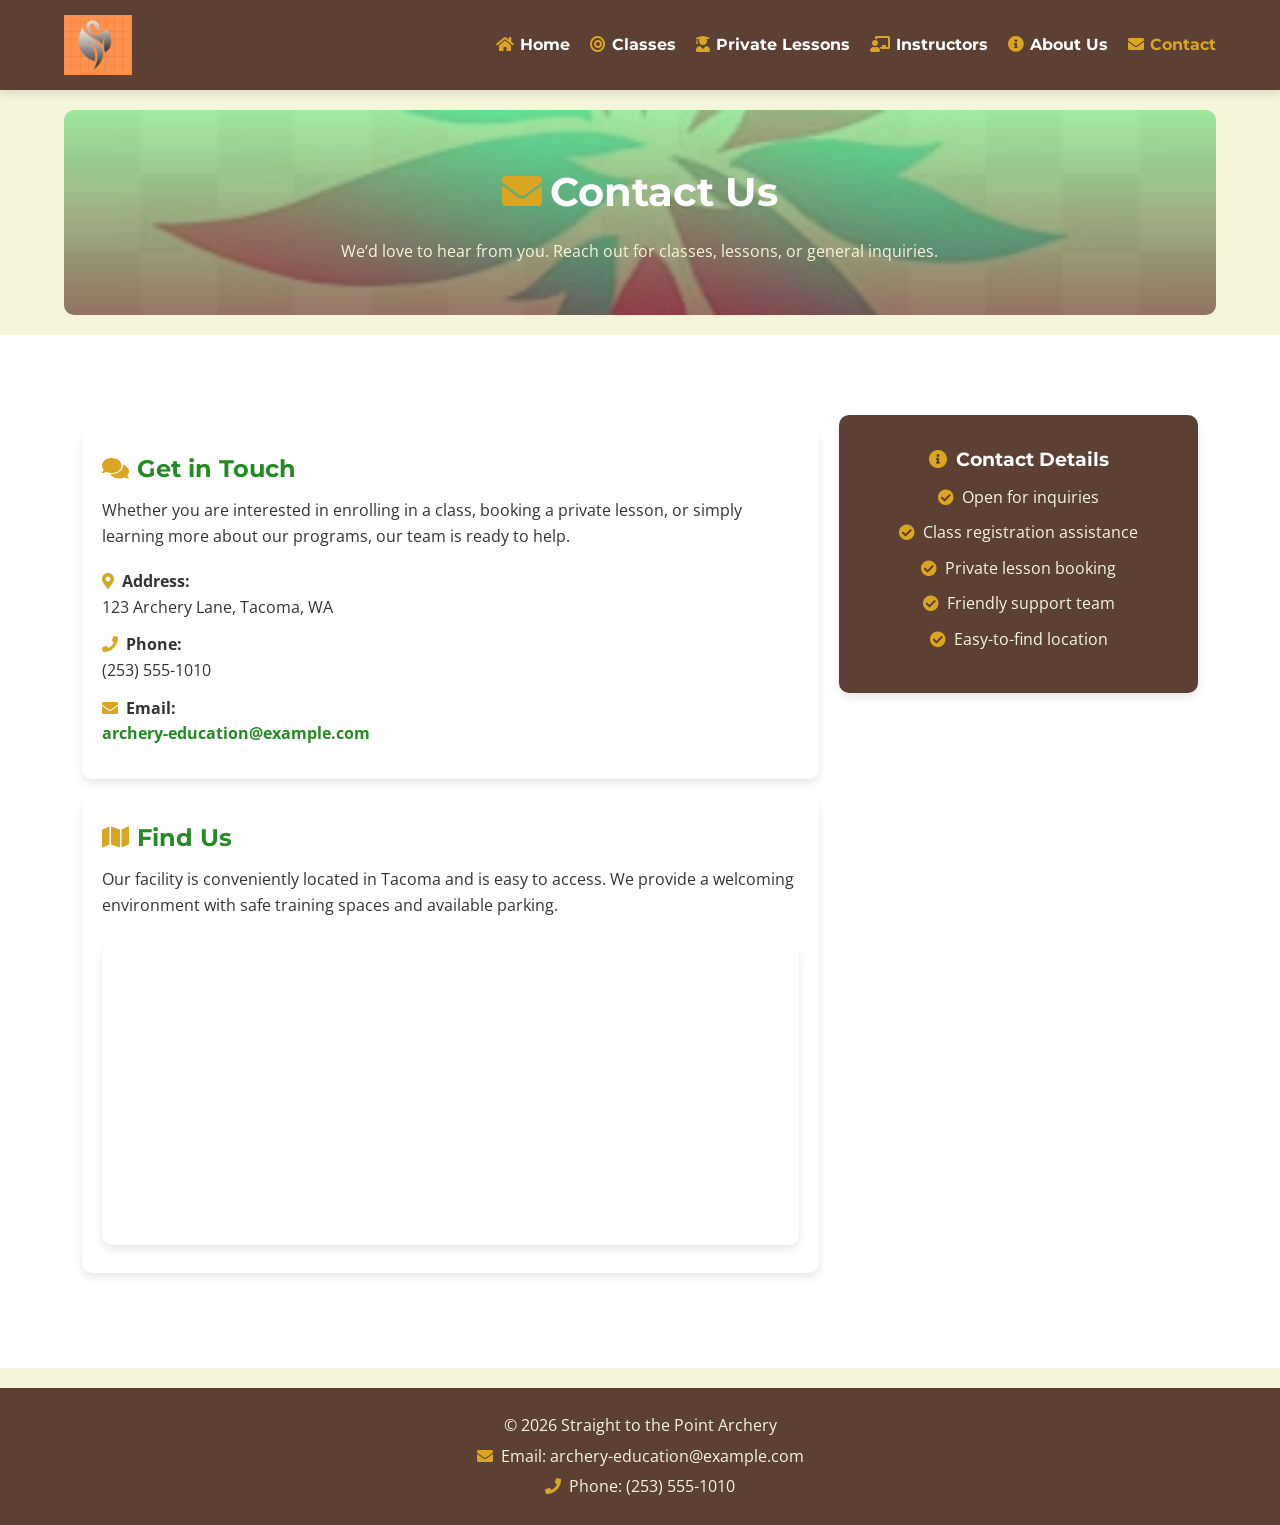
<file: contact.html>
<!DOCTYPE html>
<html lang="en">
<head>
    <meta charset="UTF-8">
    <meta name="viewport" content="width=device-width, initial-scale=1.0">
    <title>Contact - Straight to the Point Archery</title>

    <!-- CSS -->
    <link rel="stylesheet" href="css/styles.css">

    <!-- FONT AWESOME -->
    <link rel="stylesheet" href="https://cdnjs.cloudflare.com/ajax/libs/font-awesome/5.15.3/css/all.min.css">

    <!-- GOOGLE FONTS -->
    <link href="https://fonts.googleapis.com/css2?family=Montserrat:wght@700&family=Open+Sans:wght@400;700&display=swap" rel="stylesheet">
</head>
<body>

    <!-- SKIP LINK -->
    <a href="#main-content" class="skip-link">Skip to main content</a>

    <!-- HEADER -->
    <header>
        <div class="container">
            <div class="logo">
                <img src="images/logo.png" alt="Straight to the Point Archery Logo" loading="lazy">
            </div>

            <nav>
                <ul>
                    <li><a href="index.html"><i class="fas fa-home"></i>Home</a></li>
                    <li><a href="classes.html"><i class="fas fa-bullseye"></i>Classes</a></li>
                    <li><a href="lessons.html"><i class="fas fa-user-graduate"></i>Private Lessons</a></li>
                    <li><a href="instructors.html"><i class="fas fa-chalkboard-teacher"></i>Instructors</a></li>
                    <li><a href="about.html"><i class="fas fa-info-circle"></i>About Us</a></li>
                    <li><a href="contact.html" class="active"><i class="fas fa-envelope"></i>Contact</a></li>
                </ul>
            </nav>
        </div>
    </header>

    <main id="main-content">

        <!-- PAGE HEADER -->
        <section class="page-header">
            <div class="container">
                <h1><i class="fas fa-envelope"></i>Contact Us</h1>
                <p>We’d love to hear from you. Reach out for classes, lessons, or general inquiries.</p>
            </div>
        </section>

        <!-- CONTACT CONTENT -->
        <section>
            <div class="container">
                <div class="main-content">

                    <div>
                        <article class="class-card">
                            <h2><i class="fas fa-comments"></i>Get in Touch</h2>
                            <p>
                                Whether you are interested in enrolling in a class, booking a private lesson,
                                or simply learning more about our programs, our team is ready to help.
                            </p>

                            <address style="font-style: normal; margin-top: 20px;">
                                <p>
                                    <strong><i class="fas fa-map-marker-alt"></i>Address:</strong><br>
                                    123 Archery Lane, Tacoma, WA
                                </p>
                                <p>
                                    <strong><i class="fas fa-phone"></i>Phone:</strong><br>
                                    (253) 555-1010
                                </p>
                                <p>
                                    <strong><i class="fas fa-envelope"></i>Email:</strong><br>
                                    <a href="mailto:archery-education@example.com">
                                        archery-education@example.com
                                    </a>
                                </p>
                            </address>
                        </article>

                        <article class="class-card">
                            <h2><i class="fas fa-map"></i>Find Us</h2>
                            <p>
                                Our facility is conveniently located in Tacoma and is easy to access.
                                We provide a welcoming environment with safe training spaces and available parking.
                            </p>

                            <iframe 
                                src="https://www.google.com/maps?q=Tacoma,+WA&output=embed"
                                width="100%" 
                                height="300" 
                                style="border:0; border-radius:10px;" 
                                allowfullscreen="" 
                                loading="lazy">
                            </iframe>
                        </article>
                    </div>

                    <aside>
                        <h3><i class="fas fa-info-circle"></i>Contact Details</h3>
                        <p><i class="fas fa-check-circle"></i>Open for inquiries</p>
                        <p><i class="fas fa-check-circle"></i>Class registration assistance</p>
                        <p><i class="fas fa-check-circle"></i>Private lesson booking</p>
                        <p><i class="fas fa-check-circle"></i>Friendly support team</p>
                        <p><i class="fas fa-check-circle"></i>Easy-to-find location</p>
                    </aside>

                </div>
            </div>
        </section>

    </main>

    <!-- FOOTER -->
    <footer>
        <div class="container">
            <p>&copy; 2026 Straight to the Point Archery</p>
            <p><i class="fas fa-envelope"></i>Email: archery-education@example.com</p>
            <p><i class="fas fa-phone"></i>Phone: (253) 555-1010</p>
        </div>
    </footer>

</body>
</html>
</file>
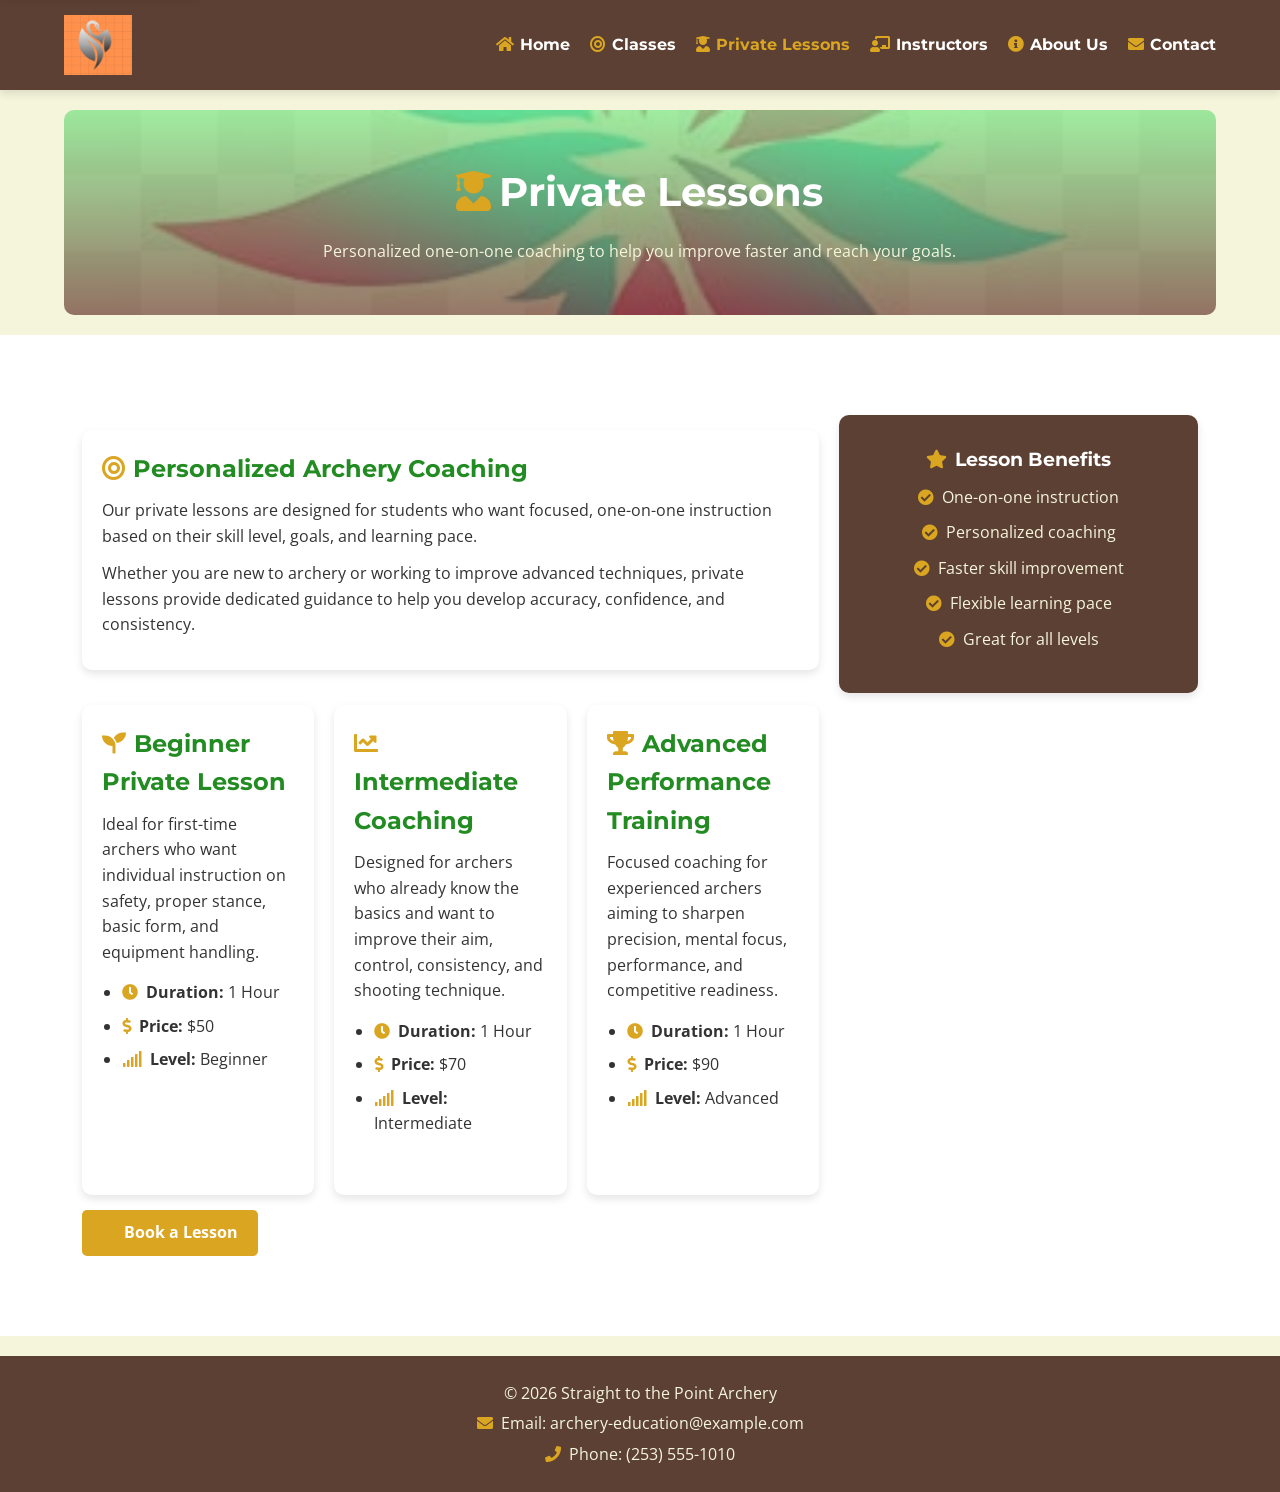
<file: lessons.html>
<!DOCTYPE html>
<html lang="en">
<head>
    <meta charset="UTF-8">
    <meta name="viewport" content="width=device-width, initial-scale=1.0">
    <title>Private Lessons - Straight to the Point Archery</title>

    <!-- CSS -->
    <link rel="stylesheet" href="css/styles.css">

    <!-- FONT AWESOME -->
    <link rel="stylesheet" href="https://cdnjs.cloudflare.com/ajax/libs/font-awesome/5.15.3/css/all.min.css">

    <!-- GOOGLE FONTS -->
    <link href="https://fonts.googleapis.com/css2?family=Montserrat:wght@700&family=Open+Sans:wght@400;700&display=swap" rel="stylesheet">
</head>
<body>

    <!-- SKIP LINK -->
    <a href="#main-content" class="skip-link">Skip to main content</a>

    <!-- HEADER -->
    <header>
        <div class="container">
            <div class="logo">
                <img src="images/logo.png" alt="Straight to the Point Archery Logo" loading="lazy">
            </div>

            <nav>
                <ul>
                    <li><a href="index.html"><i class="fas fa-home"></i>Home</a></li>
                    <li><a href="classes.html"><i class="fas fa-bullseye"></i>Classes</a></li>
                    <li><a href="lessons.html" class="active"><i class="fas fa-user-graduate"></i>Private Lessons</a></li>
                    <li><a href="instructors.html"><i class="fas fa-chalkboard-teacher"></i>Instructors</a></li>
                    <li><a href="about.html"><i class="fas fa-info-circle"></i>About Us</a></li>
                    <li><a href="contact.html"><i class="fas fa-envelope"></i>Contact</a></li>
                </ul>
            </nav>
        </div>
    </header>

    <main id="main-content">

        <!-- PAGE HEADER -->
        <section class="page-header">
            <div class="container">
                <h1><i class="fas fa-user-graduate"></i>Private Lessons</h1>
                <p>Personalized one-on-one coaching to help you improve faster and reach your goals.</p>
            </div>
        </section>

        <!-- LESSON CONTENT -->
        <section>
            <div class="container">
                <div class="main-content">

                    <div>
                        <article class="class-card">
                            <h2><i class="fas fa-bullseye"></i>Personalized Archery Coaching</h2>
                            <p>
                                Our private lessons are designed for students who want focused, one-on-one instruction
                                based on their skill level, goals, and learning pace.
                            </p>
                            <p>
                                Whether you are new to archery or working to improve advanced techniques, private lessons
                                provide dedicated guidance to help you develop accuracy, confidence, and consistency.
                            </p>
                        </article>

                        <div class="classes">

                            <article class="class-card">
                                <h2><i class="fas fa-seedling"></i>Beginner Private Lesson</h2>
                                <p>
                                    Ideal for first-time archers who want individual instruction on safety, proper stance,
                                    basic form, and equipment handling.
                                </p>
                                <ul>
                                    <li><strong><i class="fas fa-clock"></i>Duration:</strong> 1 Hour</li>
                                    <li><strong><i class="fas fa-dollar-sign"></i>Price:</strong> $50</li>
                                    <li><strong><i class="fas fa-signal"></i>Level:</strong> Beginner</li>
                                </ul>
                            </article>

                            <article class="class-card">
                                <h2><i class="fas fa-chart-line"></i>Intermediate Coaching</h2>
                                <p>
                                    Designed for archers who already know the basics and want to improve their aim,
                                    control, consistency, and shooting technique.
                                </p>
                                <ul>
                                    <li><strong><i class="fas fa-clock"></i>Duration:</strong> 1 Hour</li>
                                    <li><strong><i class="fas fa-dollar-sign"></i>Price:</strong> $70</li>
                                    <li><strong><i class="fas fa-signal"></i>Level:</strong> Intermediate</li>
                                </ul>
                            </article>

                            <article class="class-card">
                                <h2><i class="fas fa-trophy"></i>Advanced Performance Training</h2>
                                <p>
                                    Focused coaching for experienced archers aiming to sharpen precision, mental focus,
                                    performance, and competitive readiness.
                                </p>
                                <ul>
                                    <li><strong><i class="fas fa-clock"></i>Duration:</strong> 1 Hour</li>
                                    <li><strong><i class="fas fa-dollar-sign"></i>Price:</strong> $90</li>
                                    <li><strong><i class="fas fa-signal"></i>Level:</strong> Advanced</li>
                                </ul>
                            </article>

                        </div>

                        <div style="margin-top: 30px; text-align: left;">
                            <a href="contact.html" class="btn">
                                <i class="fas fa-calendar-check"></i>Book a Lesson
                            </a>
                        </div>
                    </div>

                    <aside>
                        <h3><i class="fas fa-star"></i>Lesson Benefits</h3>
                        <p><i class="fas fa-check-circle"></i>One-on-one instruction</p>
                        <p><i class="fas fa-check-circle"></i>Personalized coaching</p>
                        <p><i class="fas fa-check-circle"></i>Faster skill improvement</p>
                        <p><i class="fas fa-check-circle"></i>Flexible learning pace</p>
                        <p><i class="fas fa-check-circle"></i>Great for all levels</p>
                    </aside>

                </div>
            </div>
        </section>

    </main>

    <!-- FOOTER -->
    <footer>
        <div class="container">
            <p>&copy; 2026 Straight to the Point Archery</p>
            <p><i class="fas fa-envelope"></i>Email: archery-education@example.com</p>
            <p><i class="fas fa-phone"></i>Phone: (253) 555-1010</p>
        </div>
    </footer>

</body>
</html>
</file>
<file: css/styles.css>
/* =========================
   COLOR VARIABLES
========================= */
:root {
    --forest-green: #228B22;
    --deep-brown: #5C4033;
    --gold-accent: #DAA520;
    --cream-white: #F5F5DC;
    --dark-text: #333333;
    --white: #ffffff;
    --shadow: 0 4px 8px rgba(0, 0, 0, 0.1);
    --radius: 10px;
    --transition: 0.3s ease;
}

/* =========================
   RESET
========================= */
* {
    margin: 0;
    padding: 0;
    box-sizing: border-box;
}

/* =========================
   BODY
========================= */
body {
    font-family: 'Open Sans', sans-serif;
    background-color: var(--cream-white);
    color: var(--dark-text);
    line-height: 1.6;
}

/* =========================
   ACCESSIBILITY - SKIP LINK
========================= */
.skip-link {
    position: absolute;
    top: -50px;
    left: 0;
    background-color: var(--white);
    color: var(--dark-text);
    padding: 10px 16px;
    z-index: 9999;
    text-decoration: none;
    font-weight: bold;
    border-radius: 0 0 6px 0;
    box-shadow: var(--shadow);
    transition: top 0.3s ease;
}

.skip-link:focus {
    top: 0;
}

/* =========================
   TYPOGRAPHY
========================= */
h1, h2, h3, h4, h5, h6 {
    font-family: 'Montserrat', sans-serif;
    font-weight: 700;
}

p {
    font-size: 1em;
    line-height: 1.6;
}

/* =========================
   LAYOUT HELPERS
========================= */
.container {
    width: 90%;
    max-width: 1200px;
    margin: 0 auto;
}

/* =========================
   IMAGES
========================= */
img {
    max-width: 100%;
    height: auto;
    display: block;
}

/* =========================
   HEADER
========================= */
header {
    background-color: var(--deep-brown);
    color: var(--white);
    padding: 15px 0;
    box-shadow: var(--shadow);
}

header .container {
    display: flex;
    justify-content: space-between;
    align-items: center;
    gap: 20px;
}

.logo img {
    height: 60px;
    width: auto;
}

/* =========================
   NAVIGATION
========================= */
nav ul {
    list-style: none;
    display: flex;
    align-items: center;
    justify-content: flex-end;
    gap: 20px;
    flex-wrap: wrap;
}

nav a {
    color: var(--white);
    text-decoration: none;
    font-family: 'Montserrat', sans-serif;
    font-weight: bold;
    transition: color var(--transition);
}

nav a:hover,
nav a.active,
nav a:focus,
nav a:focus-visible {
    color: var(--gold-accent);
}

nav a i {
    margin-right: 6px;
}

nav a:hover i,
nav a:focus i,
nav a:focus-visible i {
    transform: scale(1.1);
}

i {
    margin-right: 8px;
    transition: transform 0.3s ease;
}

/* =========================
   ICON STYLES
========================= */
.fa-phone,
.fa-envelope,
.fa-map-marker-alt,
.fa-check-circle,
.fa-star,
.fa-info-circle,
.fa-bullseye,
.fa-history,
.fa-warehouse,
.fa-handshake,
.fa-users,
.fa-home,
.fa-user-graduate,
.fa-chalkboard-teacher,
.fa-calendar-alt,
.fa-calendar-check,
.fa-comments,
.fa-map,
.fa-search,
.fa-lightbulb,
.fa-paper-plane,
.fa-arrow-right,
.fa-clock,
.fa-dollar-sign,
.fa-signal,
.fa-trophy,
.fa-child,
.fa-user,
.fa-seedling,
.fa-chart-line,
.fa-shield-alt,
.fa-check {
    color: var(--gold-accent);
}

aside i,
footer i,
h1 i,
h2 i,
h3 i {
    color: var(--gold-accent);
}

/* =========================
   HERO SECTION
========================= */
.hero {
    background: url('../images/hero-large.jpg') no-repeat center center/cover;
    min-height: 500px;
    display: flex;
    justify-content: center;
    align-items: center;
    text-align: center;
    color: var(--white);
    padding: 20px;
    border-radius: var(--radius);
    margin: 20px auto 0;
    width: 90%;
    max-width: 1200px;
    animation: fadeIn 1.5s ease-in;
}

.hero-content {
    background-color: rgba(0, 0, 0, 0.5);
    padding: 30px;
    border-radius: var(--radius);
    max-width: 700px;
}

.hero h1 {
    font-size: 48px;
    margin-bottom: 15px;
}

.hero p {
    font-size: 18px;
    margin: 15px 0 20px;
}

/* =========================
   BUTTONS
========================= */
.btn {
    display: inline-block;
    background-color: var(--gold-accent);
    color: var(--white);
    padding: 10px 20px;
    text-decoration: none;
    border-radius: 5px;
    font-weight: bold;
    transition: background-color var(--transition), transform var(--transition);
}

.btn:hover,
.btn:focus,
.btn:focus-visible {
    background-color: #b8860b;
    transform: translateY(-2px);
}

/* =========================
   GENERAL SECTIONS
========================= */
section {
    padding: 40px 20px;
    text-align: center;
}

section:nth-of-type(even) {
    background-color: var(--white);
}

section h2 {
    margin-bottom: 20px;
    color: var(--forest-green);
}

section p {
    max-width: 800px;
    margin: 0 auto 20px;
}

/* =========================
   PAGE HEADER
========================= */
.page-header {
    background:
        linear-gradient(rgba(129, 230, 129, 0.75), rgba(117, 73, 53, 0.75)),
        url('../images/hero-large.jpg') no-repeat center center/cover;
    color: var(--white);
    border-radius: var(--radius);
    margin: 20px auto;
    padding: 50px 20px;
    text-align: center;
    width: 90%;
    max-width: 1200px;
}

.page-header h1 {
    font-size: 40px;
    color: var(--white);
    margin-bottom: 15px;
}

.page-header p {
    max-width: 700px;
    margin: 0 auto;
    color: var(--cream-white);
}

/* =========================
   MAIN GRID LAYOUT
========================= */
.main-content {
    display: grid;
    grid-template-columns: repeat(3, 1fr);
    grid-template-areas: "main main aside";
    gap: 20px;
    align-items: start;
    padding: 40px 0;
}

.main-content > div {
    grid-area: main;
}

.main-content > aside {
    grid-area: aside;
}

.main-content > div article:first-child {
    margin-bottom: 20px;
}

/* =========================
   ARTICLES
========================= */
article {
    margin: 15px 0;
}

/* =========================
   REUSABLE CARD
========================= */
.card {
    background-color: var(--white);
    padding: 20px;
    border-radius: var(--radius);
    box-shadow: var(--shadow);
}

/* =========================
   CARD STYLES
========================= */
.class-card,
.instructor-card,
aside {
    border-radius: var(--radius);
}

.class-card,
.instructor-card {
    background-color: var(--white);
    padding: 20px;
    box-shadow: var(--shadow);
    height: 100%;
    transition: transform var(--transition), box-shadow var(--transition);
}

.class-card:hover,
.class-card:focus-within,
.instructor-card:hover,
.instructor-card:focus-within {
    transform: translateY(-4px);
    box-shadow: 0 6px 14px rgba(0, 0, 0, 0.12);
}

/* =========================
   CLASSES GRID
========================= */
.classes {
    display: grid;
    grid-template-columns: repeat(3, 1fr);
    gap: 20px;
    align-items: stretch;
    margin-top: 30px;
}

.class-card {
    text-align: left;
}

.class-card h2,
.class-card h3 {
    color: var(--forest-green);
    margin-bottom: 10px;
}

.class-card p {
    margin-bottom: 12px;
}

.class-card ul {
    margin-top: 15px;
    padding-left: 20px;
}

.classes .class-card li {
    margin-bottom: 8px;
}

.class-card + .classes {
    margin-top: 20px;
}

/* =========================
   SAFETY SECTION
========================= */
#safety {
    background-color: var(--white);
}

#safety h2 {
    color: var(--forest-green);
}

/* =========================
   INSTRUCTORS GRID
========================= */
.instructors {
    display: grid;
    grid-template-columns: repeat(3, 1fr);
    gap: 20px;
    margin-top: 30px;
}

.instructor-card {
    text-align: center;
}

.instructor-card img {
    width: 120px;
    height: 120px;
    border-radius: 50%;
    object-fit: cover;
    margin: 0 auto 15px;
    border: 3px solid var(--gold-accent);
    transition: transform 0.3s ease;
}

.instructor-card img:hover,
.instructor-card img:focus {
    transform: scale(1.05);
}

.instructor-card h2 {
    color: var(--forest-green);
    margin-bottom: 10px;
}

.instructor-card p {
    margin-bottom: 10px;
}

.instructor-card strong {
    color: var(--gold-accent);
}

/* =========================
   CONTACT PAGE
========================= */
.contact-info {
    text-align: center;
    padding: 40px;
}

.contact-info a,
address a {
    color: var(--forest-green);
    text-decoration: none;
    font-weight: bold;
    transition: color var(--transition);
}

.contact-info a:hover,
.contact-info a:focus,
.contact-info a:focus-visible,
address a:hover,
address a:focus,
address a:focus-visible {
    color: var(--gold-accent);
}

address {
    font-style: normal;
}

address p {
    margin-bottom: 15px;
}

.map {
    padding: 40px;
    text-align: center;
}

.map iframe,
iframe {
    border: 0;
    border-radius: var(--radius);
    box-shadow: var(--shadow);
    margin-top: 15px;
    width: 100%;
}

/* =========================
   ASIDE
========================= */
aside {
    background-color: var(--deep-brown);
    color: var(--cream-white);
    padding: 30px;
    text-align: center;
    height: fit-content;
    box-shadow: var(--shadow);
}

aside h3 {
    margin-bottom: 10px;
    color: var(--white);
}

aside p {
    margin: 10px 0;
}

/* =========================
   FOOTER
========================= */
footer {
    background-color: var(--deep-brown);
    color: var(--cream-white);
    text-align: center;
    padding: 20px;
    margin-top: 20px;
}

footer p {
    margin: 5px 0;
}

/* =========================
   ANIMATIONS
========================= */
@keyframes fadeIn {
    from {
        opacity: 0;
    }
    to {
        opacity: 1;
    }
}

/* =========================
   ACCESSIBILITY - FOCUS STATES
========================= */
a:focus,
button:focus,
.btn:focus,
.skip-link:focus,
input:focus,
textarea:focus,
select:focus {
    outline: 2px solid var(--gold-accent);
    outline-offset: 3px;
}

a:focus-visible,
button:focus-visible,
.btn:focus-visible,
input:focus-visible,
textarea:focus-visible,
select:focus-visible {
    outline: 2px solid var(--gold-accent);
    outline-offset: 3px;
}

/* =========================
   RESPONSIVE DESIGN
========================= */
@media (max-width: 1000px) {
    .hero {
        background-image: url('../images/hero-medium.jpg');
    }

    .page-header {
        background:
            linear-gradient(rgba(129, 230, 129, 0.75), rgba(117, 73, 53, 0.75)),
            url('../images/hero-medium.jpg') no-repeat center center/cover;
    }

    .classes,
    .instructors {
        grid-template-columns: repeat(2, 1fr);
    }
}

@media (max-width: 768px) {
    header .container {
        flex-direction: column;
        gap: 15px;
    }

    nav ul {
        flex-direction: column;
        align-items: center;
        justify-content: center;
        gap: 10px;
    }

    .hero {
        min-height: auto;
        padding: 80px 20px;
    }

    .hero h1,
    .page-header h1 {
        font-size: 32px;
    }

    .hero p {
        font-size: 16px;
    }

    section {
        padding: 40px 20px;
    }

    .main-content {
        grid-template-columns: 1fr;
        grid-template-areas:
            "main"
            "aside";
    }

    .classes,
    .instructors {
        grid-template-columns: 1fr;
    }

    .class-card,
    .instructor-card {
        max-width: 100%;
    }
}

@media (max-width: 600px) {
    .hero {
        background-image: url('../images/hero-small.jpg');
    }

    .page-header {
        background:
            linear-gradient(rgba(129, 230, 129, 0.75), rgba(117, 73, 53, 0.75)),
            url('../images/hero-small.jpg') no-repeat center center/cover;
    }
}

/* =========================
   ACCESSIBILITY - REDUCED MOTION
========================= */
@media (prefers-reduced-motion: reduce) {
    *,
    *::before,
    *::after {
        animation: none !important;
        transition: none !important;
        scroll-behavior: auto !important;
    }
}
</file>
